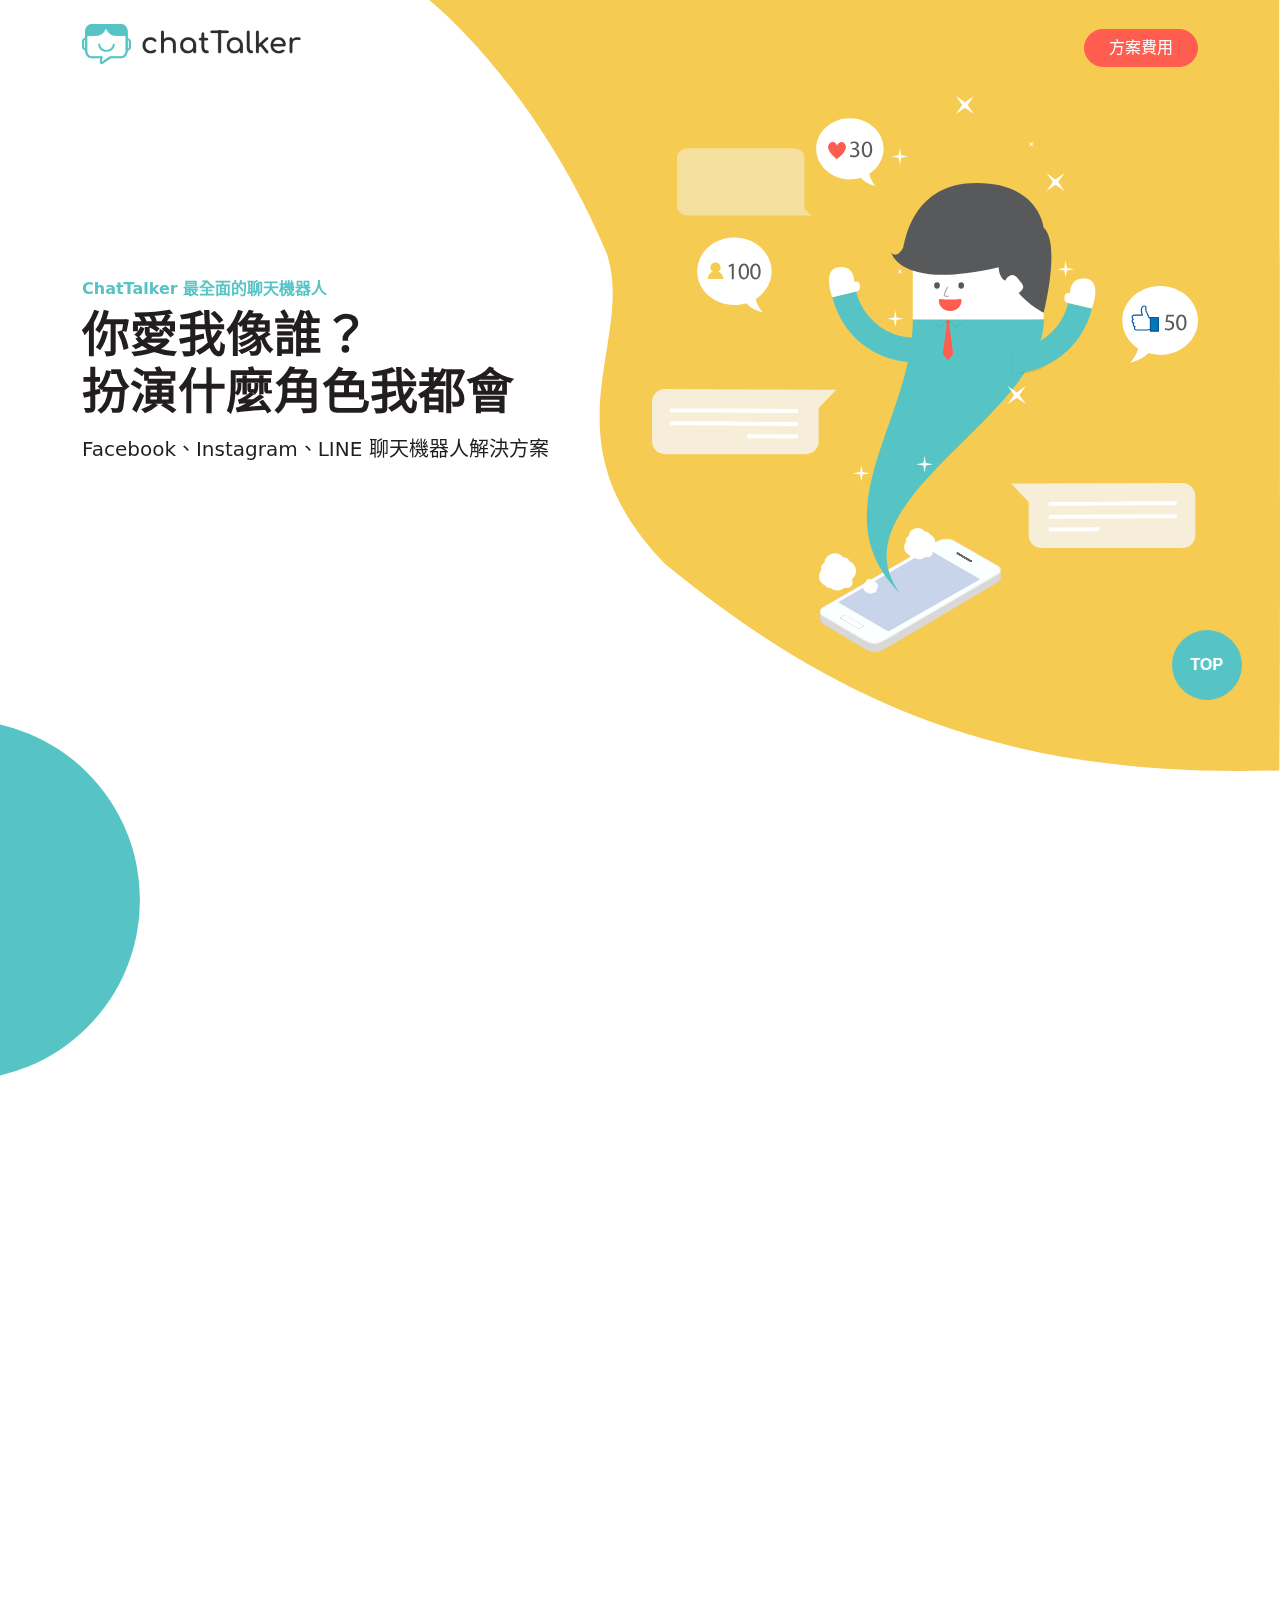
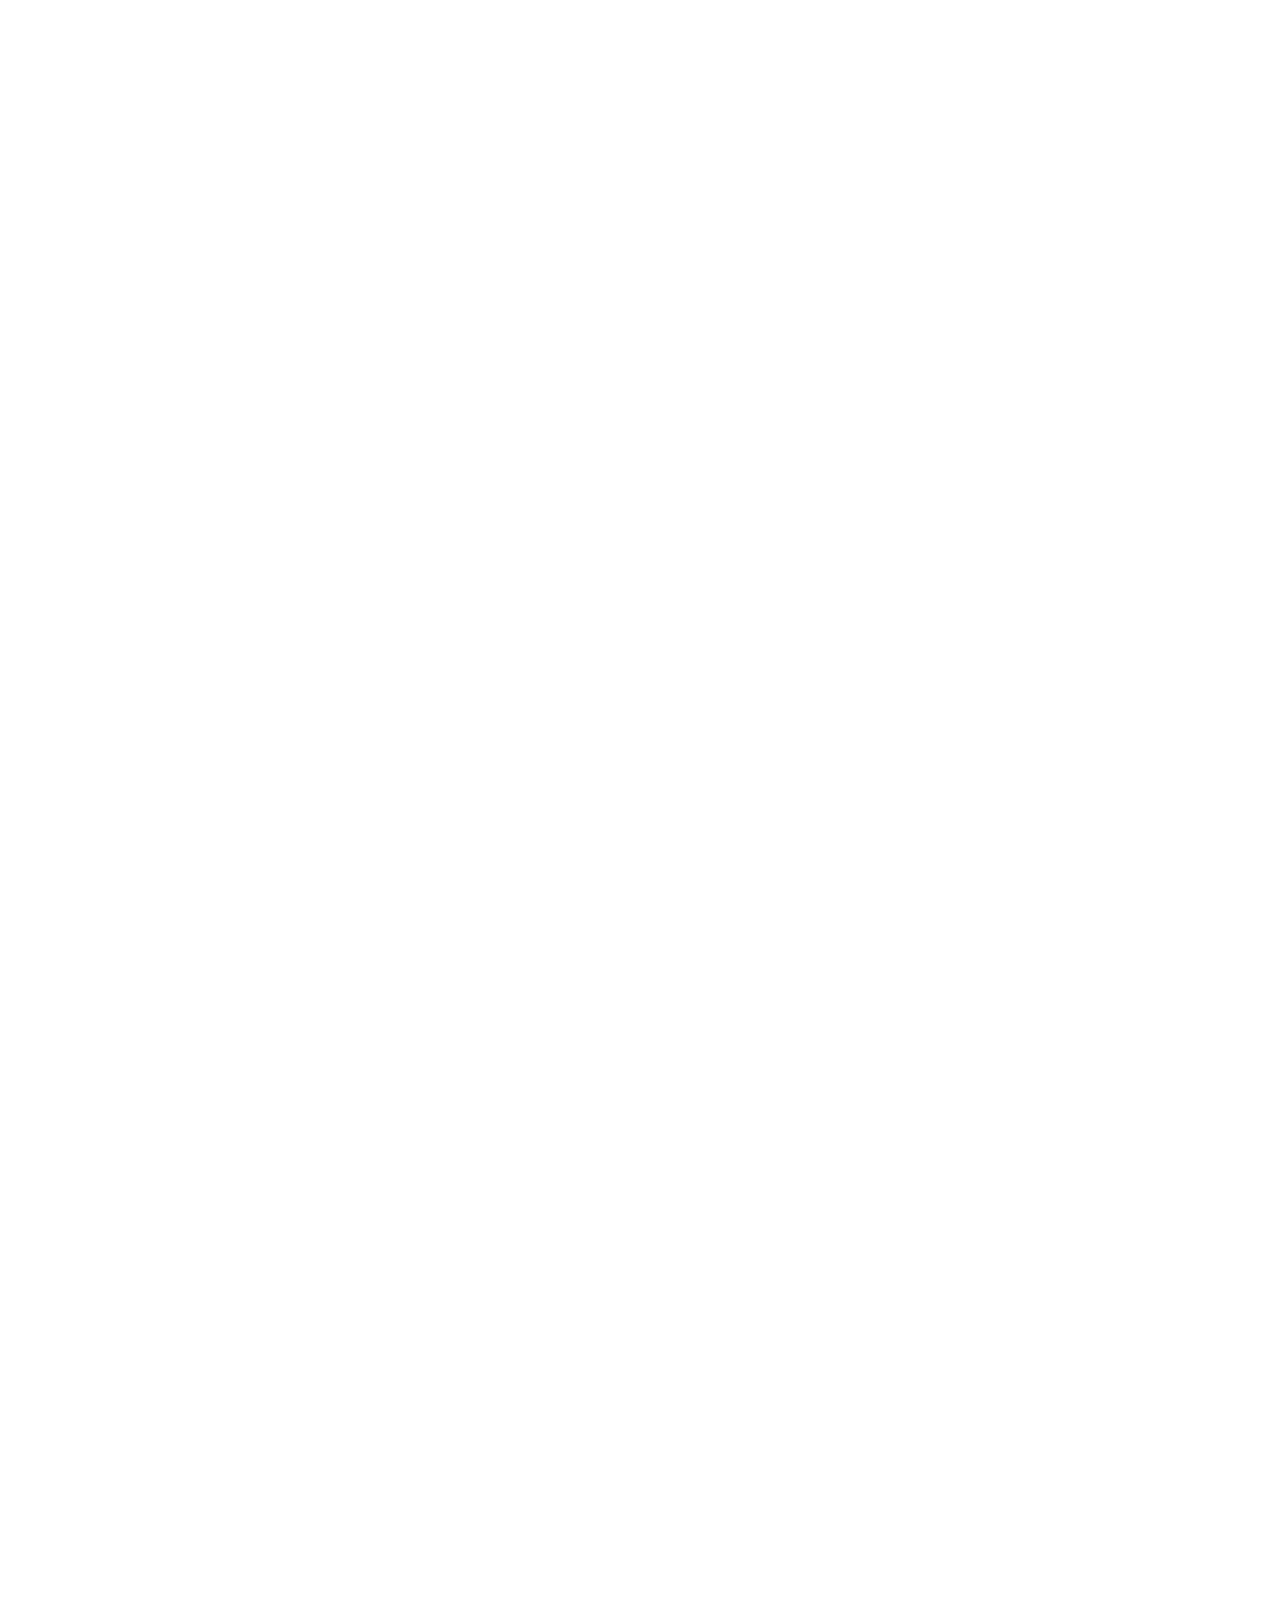
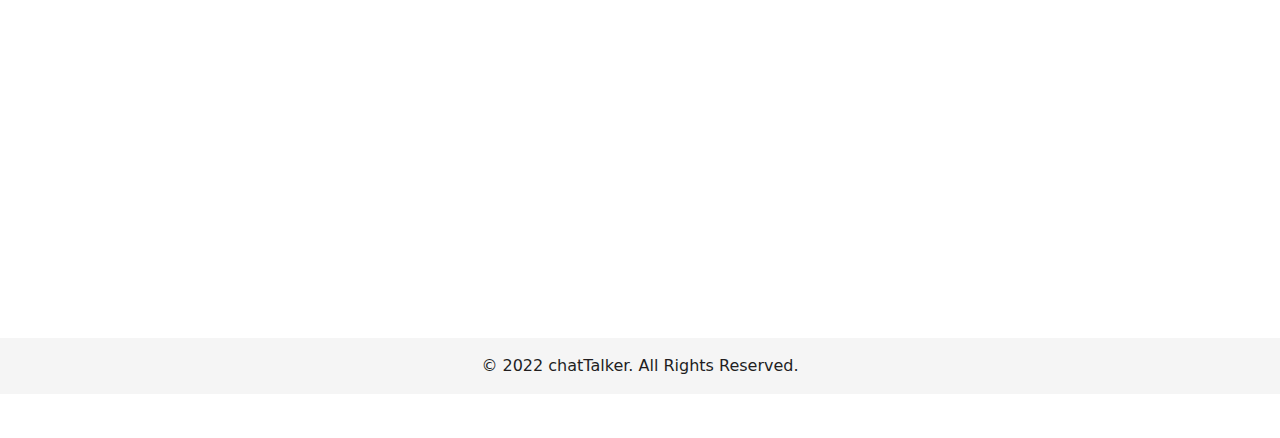
<file: index.html>
<!DOCTYPE html>
<html lang="zh-TW">

<head>
    <title>ChatTalker</title>
    <link rel="icon" href="./images/favicon.png">
    <meta charset="UTF-8">
    <meta http-equiv="X-UA-Compatible" content="IE=edge">
    <meta name="viewport" content="width=device-width, initial-scale=1.0">

    <meta name="author" content="Meri">
    <meta name="keywords" content="ChatTalker, 聊天機器人, 你愛我像誰？扮演什麼角色我都會">
    <meta property="og:title" content="ChatTalker">
    <meta property="og:description" content="ChatTalker 最全面的聊天機器人">
    <meta property="og:site_name" content="ChatTalker">
    <meta property="og:locale" content="zh_TW">
    <meta property="og:image" content="./images/logo.png">

    <!-- CSS -->
    <link rel="stylesheet" href="https://unpkg.com/aos@next/dist/aos.css"/>
    <link rel="stylesheet" href="./style/swiper.css">
    <link rel="stylesheet" href="./style/all.css">
</head>

<body class="index my-0 mx-auto index-bg">
    <!-- header -->
    <header class="min-vh-100 pt-4 mb-5" data-aos="zoom-in">
        <nav class="container d-flex justify-content-between align-items-center mb-4">
            <a href="./index.html">
                <h1 class="logo">ChatTalker</h1>
            </a>
            <a href="./program.html" class="btn btn-danger rounded-pill px-4 text-white">方案費用</a>
        </nav>
        <!-- line -->
        <div class="d-md-none border-bottom border-3 border-warning mb-4"></div>
        <!-- banner -->
        <div class="container">
            <div class="row align-items-center">
                <div class="col-lg-6">
                    <h2 class="text-primary fs-6 fw-bold">ChatTalker 最全面的聊天機器人</h2>
                    <p class="display-5 fw-bolder">你愛我像誰？<br>扮演什麼角色我都會</p>
                    <h3 class="fs-5">Facebook、Instagram、LINE 聊天機器人解決方案</h3>
                </div>
                <div class="col-lg-6">
                    <img class="img-fluid banner-bg" src="./images/home.svg" alt="banner">
                </div>
            </div>
        </div>
    </header>
    <!-- main -->
    <main class="main">
        <!-- social media -->
        <div class="container text-center mb-5">
            <h2 class="fs-1 fw-bold mb-5" data-aos="zoom-in">三大平台，我來搞定</h2>
            <ul class="row row-cols-1 row-cols-md-3">
                <li class="col mb-2" data-aos="zoom-in">
                    <img class="mx-auto mb-3" src="./images/messenger.svg" alt="messenger" width="90">
                    <h3 class="fs-5 mb-3 fw-bold">Facebook Messenger</h3>
                    <p class="text-dark">結合粉絲專頁，提高粉絲互動率<br>有效經營品牌社群</p>
                </li>
                <li class="col mb-2" data-aos="zoom-in">
                    <img class="mx-auto mb-3" src="./images/line.svg" alt="line" width="90">
                    <h3 class="fs-5 mb-3 fw-bold">LINE 官方帳號</h3>
                    <p class="text-dark">融入日常生活，精準傳遞品牌資訊<br>打造個人化專屬服務</p>
                </li>
                <li class="col mb-2" data-aos="zoom-in">
                    <img class="mx-auto mb-3" src="./images/instagram.svg" alt="instagram" width="90">
                    <h3 class="fs-5 mb-3 fw-bold">Instagram 商業帳號</h3>
                    <p class="text-dark">貼近粉絲，提升品牌自然聲量<br>行銷、抽獎一站完成</p>
                </li>
            </ul>
        </div>
        <!-- character card -->
        <div class="container text-center mb-5">
            <h2 class="fs-1 fw-bold mb-3" data-aos="zoom-in">任何的角色，我都能給</h2>
            <p class="mb-5" data-aos="zoom-in">量身打造您想要的專屬服務，幫助您迅速判斷成效、並加快決策</p>
            <ul class="row row-cols-1 row-cols-md-2 row-cols-lg-4 card-group g-3">
                <li class="col mb-3 gy-lg-3" data-aos="zoom-in">
                    <div class="card card-mw260 h-100 border-0 mx-auto mx-lg-0">
                        <img class="card-img-top mb-3" src="./images/ch01.svg" alt="card">
                        <div class="card-body">
                            <h3 class="card-title text-primary fw-bold mb-3">活動主</h3>
                            <p class="card-text">用戶數位足跡掌握在手<br>精準取得客戶輪廓，提供分析</p>
                        </div>
                    </div>
                </li>
                <li class="col mb-3 gy-lg-3" data-aos="zoom-in">
                    <div class="card card-mw260 h-100 border-0 mx-auto mx-lg-0">
                        <img class="card-img-top mb-3" src="./images/ch02.svg" alt="card">
                        <div class="card-body">
                            <h3 class="card-title text-primary fw-bold mb-3">創作者</h3>
                            <p class="card-text">自由設計互動腳本<br>輕鬆整合各項數據</p>
                        </div>
                    </div>
                </li>
                <li class="col mb-3 gy-lg-3" data-aos="zoom-in">
                    <div class="card card-mw260 h-100 border-0 mx-auto mx-lg-0">
                        <img class="card-img-top mb-3" src="./images/ch03.svg" alt="card">
                        <div class="card-body">
                            <h3 class="card-title text-primary fw-bold mb-3">企業品牌</h3>
                            <p class="card-text">多元資料整合，做出服務差異化<br>幫助企業加速決策</p>
                        </div>
                    </div>
                </li>
                <li class="col mb-3 gy-lg-3" data-aos="zoom-in">
                    <div class="card card-mw260 h-100 border-0 mx-auto mx-lg-0">
                        <img class="card-img-top mb-3" src="./images/ch04.svg" alt="card">
                        <div class="card-body">
                            <h3 class="card-title text-primary fw-bold mb-3">其他</h3>
                            <p class="card-text">創造更多可能...</p>
                        </div>
                    </div>
                </li>
            </ul>
        </div>
        <!-- Provide services -->
        <div class="container mb-4">
            <div class="row flex-lg-row-reverse align-items-center">
                <div class="col-lg-5 offset-lg-1 text-center text-lg-start">
                    <h2 class="fs-1 fw-bold mb-3" data-aos="zoom-in">快速了解客戶輪廓<br>建立品牌流量池</h2>
                    <p class="mb-3 mb-lg-4" data-aos="zoom-in">
                        深入用戶日常，成為用戶貼身好友<br>
                        精準傳遞品牌資訊，打造個人化專屬服務<br>
                        不知不覺深入用戶生活，成為用戶貼心的好朋朋:D
                    </p>
                    <a class="btn mw136 btn-primary text-center rounded-pill px-4 mb-4 text-white" data-aos="zoom-in"
                        href="./program.html">方案費用</a>
                </div>
                <div class="col-lg-6">
                    <ul class="row row-cols-1 row-cols-md-2 card-group">
                        <li class="col mb-4" data-aos="zoom-in">
                            <div class="card card-mw230 h-100 border-0 mx-auto mx-lg-0 p-3 pt-4">
                                <div class="img-wrap rounded-circle p-3 mb-4">
                                    <img src="./images/icon01.svg" alt="icon">
                                </div>
                                <div class="card-body">
                                    <h3 class="card-title fs-5 fw-bold">無敵轉換術</h3>
                                    <p class="card-text">精準掌握客群來源<br>分析用戶轉化流程</p>
                                </div>
                            </div>
                        </li>
                        <li class="col mb-4" data-aos="zoom-in">
                            <div class="card card-mw230 h-100 border-0 mx-auto mx-lg-0 p-3 pt-4">
                                <div class="img-wrap rounded-circle p-3 mb-4">
                                    <img src="./images/icon02.svg" alt="icon">
                                </div>
                                <div class="card-body">
                                    <h3 class="card-title fs-5 fw-bold">聊天機器人</h3>
                                    <p class="card-text">66款聊天機器人模組<br>自由設計聊天流程</p>
                                </div>
                            </div>
                        </li>
                        <li class="col mb-4" data-aos="zoom-in">
                            <div class="card card-mw230 h-100 border-0 mx-auto mx-lg-0 p-3 pt-4">
                                <div class="img-wrap rounded-circle p-3 mb-4">
                                    <img src="./images/icon03.svg" alt="icon">
                                </div>
                                <div class="card-body">
                                    <h3 class="card-title fs-5 fw-bold">一站式訊息中心</h3>
                                    <p class="card-text">整合Messenger、<br>LINE和IG三大平台訊息</p>
                                </div>
                            </div>
                        </li>
                        <li class="col mb-4" data-aos="zoom-in">
                            <div class="card card-mw230 h-100 border-0 mx-auto mx-lg-0 p-3 pt-4">
                                <div class="img-wrap rounded-circle p-3 mb-4">
                                    <img src="./images/icon04.svg" alt="icon">
                                </div>
                                <div class="card-body">
                                    <h3 class="card-title fs-5 fw-bold">群發訊息</h3>
                                    <p class="card-text">自由選定特定受眾<br>精準推送群發訊息</p>
                                </div>
                            </div>
                        </li>
                    </ul>
                </div>
            </div>
        </div>
        <!-- Swiper feedback -->
        <section class="container feedback">
            <h2 class="fs-1 text-center fw-bold mb-4" data-aos="zoom-in">好評如潮</h2>
            <div class="swiper" id="comment-swiper" data-aos="fade-up">
                <ul class="swiper-wrapper mx-1">
                    <li class="swiper-slide mb-4">
                        <div class="card p-4 pt-5 border-0 position-relative">
                            <img class="feedback-img position-absolute rounded-circle" src="./images/user01.jpg"
                                alt="user" width="80">
                            <p class="card-text mb-1">原來聊天機器人可以這麼有人性！團隊有完整的行銷計畫提供數位整合，讓我們公司的產品用更活潑的方式讓使用者認識。</p>
                            <hr class="mb-4 bg-dark">
                            <h3 class="card-title fs-6 fw-bold mb-2">清心寡慾設計公司</h3>
                            <div class="d-flex justify-content-between align-items-center">
                                <h4 class="fs-6 m-0">Lina 執行長</h4>
                                <ul class="star d-flex">
                                    <li class="mx-1"><img src="./images/icon_star.svg" alt="star"></li>
                                    <li class="mx-1"><img src="./images/icon_star.svg" alt="star"></li>
                                    <li class="mx-1"><img src="./images/icon_star.svg" alt="star"></li>
                                    <li class="mx-1"><img src="./images/icon_star.svg" alt="star"></li>
                                    <li class="mx-1"><img src="./images/icon_star.svg" alt="star"></li>
                                </ul>
                            </div>
                        </div>
                    </li>
                    <li class="swiper-slide mb-4">
                        <div class="card p-4 pt-5 border-0 position-relative">
                            <img class="feedback-img position-absolute rounded-circle" src="./images/user02.jpg"
                                alt="user" width="80">
                            <p class="card-text mb-1">團隊很積極的協助行銷追蹤，針對機器人進行優化，讓我們一個月內提高10000個追蹤者，客戶體驗回饋很正面！</p>
                            <hr class="mb-4 bg-dark">
                            <h3 class="card-title fs-6 fw-bold mb-2">subwhat 行銷公司</h3>
                            <div class="d-flex justify-content-between align-items-center">
                                <h4 class="fs-6 m-0">Zoe 活動長</h4>
                                <ul class="star d-flex">
                                    <li class="mx-1"><img src="./images/icon_star.svg" alt="star"></li>
                                    <li class="mx-1"><img src="./images/icon_star.svg" alt="star"></li>
                                    <li class="mx-1"><img src="./images/icon_star.svg" alt="star"></li>
                                    <li class="mx-1"><img src="./images/icon_star.svg" alt="star"></li>
                                    <li class="mx-1"><img src="./images/icon_star.svg" alt="star"></li>
                                </ul>
                            </div>
                        </div>
                    </li>
                    <li class="swiper-slide mb-4">
                        <div class="card p-4 pt-5 border-0 position-relative">
                            <img class="feedback-img position-absolute rounded-circle" src="./images/user03.jpg"
                                alt="user" width="80">
                            <p class="card-text mb-1">經營了好久的IG，一直無法提升粉絲數，和團隊合作後，才知道可以用聊天機器人玩這麼豐富的行銷活動！太讚拉～</p>
                            <hr class="mb-4 bg-dark">
                            <h3 class="card-title fs-6 fw-bold mb-2">油土伯</h3>
                            <div class="d-flex justify-content-between align-items-center">
                                <h4 class="fs-6 m-0">HowBig</h4>
                                <ul class="star d-flex">
                                    <li class="mx-1"><img src="./images/icon_star.svg" alt="star"></li>
                                    <li class="mx-1"><img src="./images/icon_star.svg" alt="star"></li>
                                    <li class="mx-1"><img src="./images/icon_star.svg" alt="star"></li>
                                    <li class="mx-1"><img src="./images/icon_star.svg" alt="star"></li>
                                    <li class="mx-1"><img src="./images/icon_star.svg" alt="star"></li>
                                </ul>
                            </div>
                        </div>
                    </li>
                    <li class="swiper-slide mb-4">
                        <div class="card p-4 pt-5 border-0 position-relative">
                            <img class="feedback-img position-absolute rounded-circle" src="./images/user04.jpg"
                                alt="user" width="80">
                            <p class="card-text mb-1">原來聊天機器人可以這麼有人性！團隊有完整的行銷計畫提供數位整合，讓我們公司的產品用更活潑的方式讓使用者認識。</p>
                            <hr class="mb-4 bg-dark">
                            <h3 class="card-title fs-6 fw-bold mb-2">可愛動物園</h3>
                            <div class="d-flex justify-content-between align-items-center">
                                <h4 class="fs-6 m-0">小水豚</h4>
                                <ul class="star d-flex">
                                    <li class="mx-1"><img src="./images/icon_star.svg" alt="star"></li>
                                    <li class="mx-1"><img src="./images/icon_star.svg" alt="star"></li>
                                    <li class="mx-1"><img src="./images/icon_star.svg" alt="star"></li>
                                    <li class="mx-1"><img src="./images/icon_star.svg" alt="star"></li>
                                    <li class="mx-1"><img src="./images/icon_star.svg" alt="star"></li>
                                </ul>
                            </div>
                        </div>
                    </li>
                    <li class="swiper-slide mb-4">
                        <div class="card p-4 pt-5 border-0 position-relative">
                            <img class="feedback-img position-absolute rounded-circle" src="./images/user05.jpg"
                                alt="user" width="80">
                            <p class="card-text mb-1">原來聊天機器人可以這麼有人性！團隊有完整的行銷計畫提供數位整合，讓我們公司的產品用更活潑的方式讓使用者認識。</p>
                            <hr class="mb-4 bg-dark">
                            <h3 class="card-title fs-6 fw-bold mb-2">魔法森林</h3>
                            <div class="d-flex justify-content-between align-items-center">
                                <h4 class="fs-6 m-0">小龍貓</h4>
                                <ul class="star d-flex">
                                    <li class="mx-1"><img src="./images/icon_star.svg" alt="star"></li>
                                    <li class="mx-1"><img src="./images/icon_star.svg" alt="star"></li>
                                    <li class="mx-1"><img src="./images/icon_star.svg" alt="star"></li>
                                    <li class="mx-1"><img src="./images/icon_star.svg" alt="star"></li>
                                    <li class="mx-1"><img src="./images/icon_star.svg" alt="star"></li>
                                </ul>
                            </div>
                        </div>
                    </li>
                    <li class="swiper-slide mb-4">
                        <div class="card p-4 pt-5 border-0 position-relative">
                            <img class="feedback-img position-absolute rounded-circle" src="./images/user06.jpg"
                                alt="user" width="80">
                            <p class="card-text mb-1">經營了好久的IG，一直無法提升粉絲數，和團隊合作後，才知道可以用聊天機器人玩這麼豐富的行銷活動！太讚拉～</p>
                            <hr class="mb-4 bg-dark">
                            <h3 class="card-title fs-6 fw-bold mb-2">梅里設計公司</h3>
                            <div class="d-flex justify-content-between align-items-center">
                                <h4 class="fs-6 m-0">Meri 執行長</h4>
                                <ul class="star d-flex">
                                    <li class="mx-1"><img src="./images/icon_star.svg" alt="star"></li>
                                    <li class="mx-1"><img src="./images/icon_star.svg" alt="star"></li>
                                    <li class="mx-1"><img src="./images/icon_star.svg" alt="star"></li>
                                    <li class="mx-1"><img src="./images/icon_star.svg" alt="star"></li>
                                    <li class="mx-1"><img src="./images/icon_star.svg" alt="star"></li>
                                </ul>
                            </div>
                        </div>
                    </li>
                </ul>
                <div class="swiper-pagination"></div>
            </div>
        </section>
    </main>

    <!-- footer -->
    <footer class="footer">
        <div class="footer-info d-flex justify-content-end align-items-center flex-column" data-aos="fade-up">
            <h2 class="fs-4 fw-bold mb-3 mb-sm-5">\ 美好用戶體驗，從對話開始 /</h2>
            <a class="btn mw136 btn-primary text-center rounded-pill px-4 mb-5 text-white"
                href="./program.html">方案費用</a>
        </div>
        <p class="bg-light text-center py-3 my-0">© 2022 chatTalker. All Rights Reserved.</p>
    </footer>

    <!-- ball-1 -->
    <div class="ball-1" data-aos="zoom-in"></div>
    <!-- ball-2 -->
    <div class="ball-2" data-aos="zoom-in"></div>

    <!-- Scroll-Top -->
    <a href="#" class="scrollTop-btn btn btn-primary rounded-circle position-fixed text-white">
        TOP
    </a>
    <!-- JS -->
    <script src="./js/jquery-3.6.0.min.js"></script>
    <script src="https://unpkg.com/aos@next/dist/aos.js"></script>
    <script src="./js/swiper.min.js"></script>
    <script src="./js/all.js"></script>
</body>

</html>
</file>
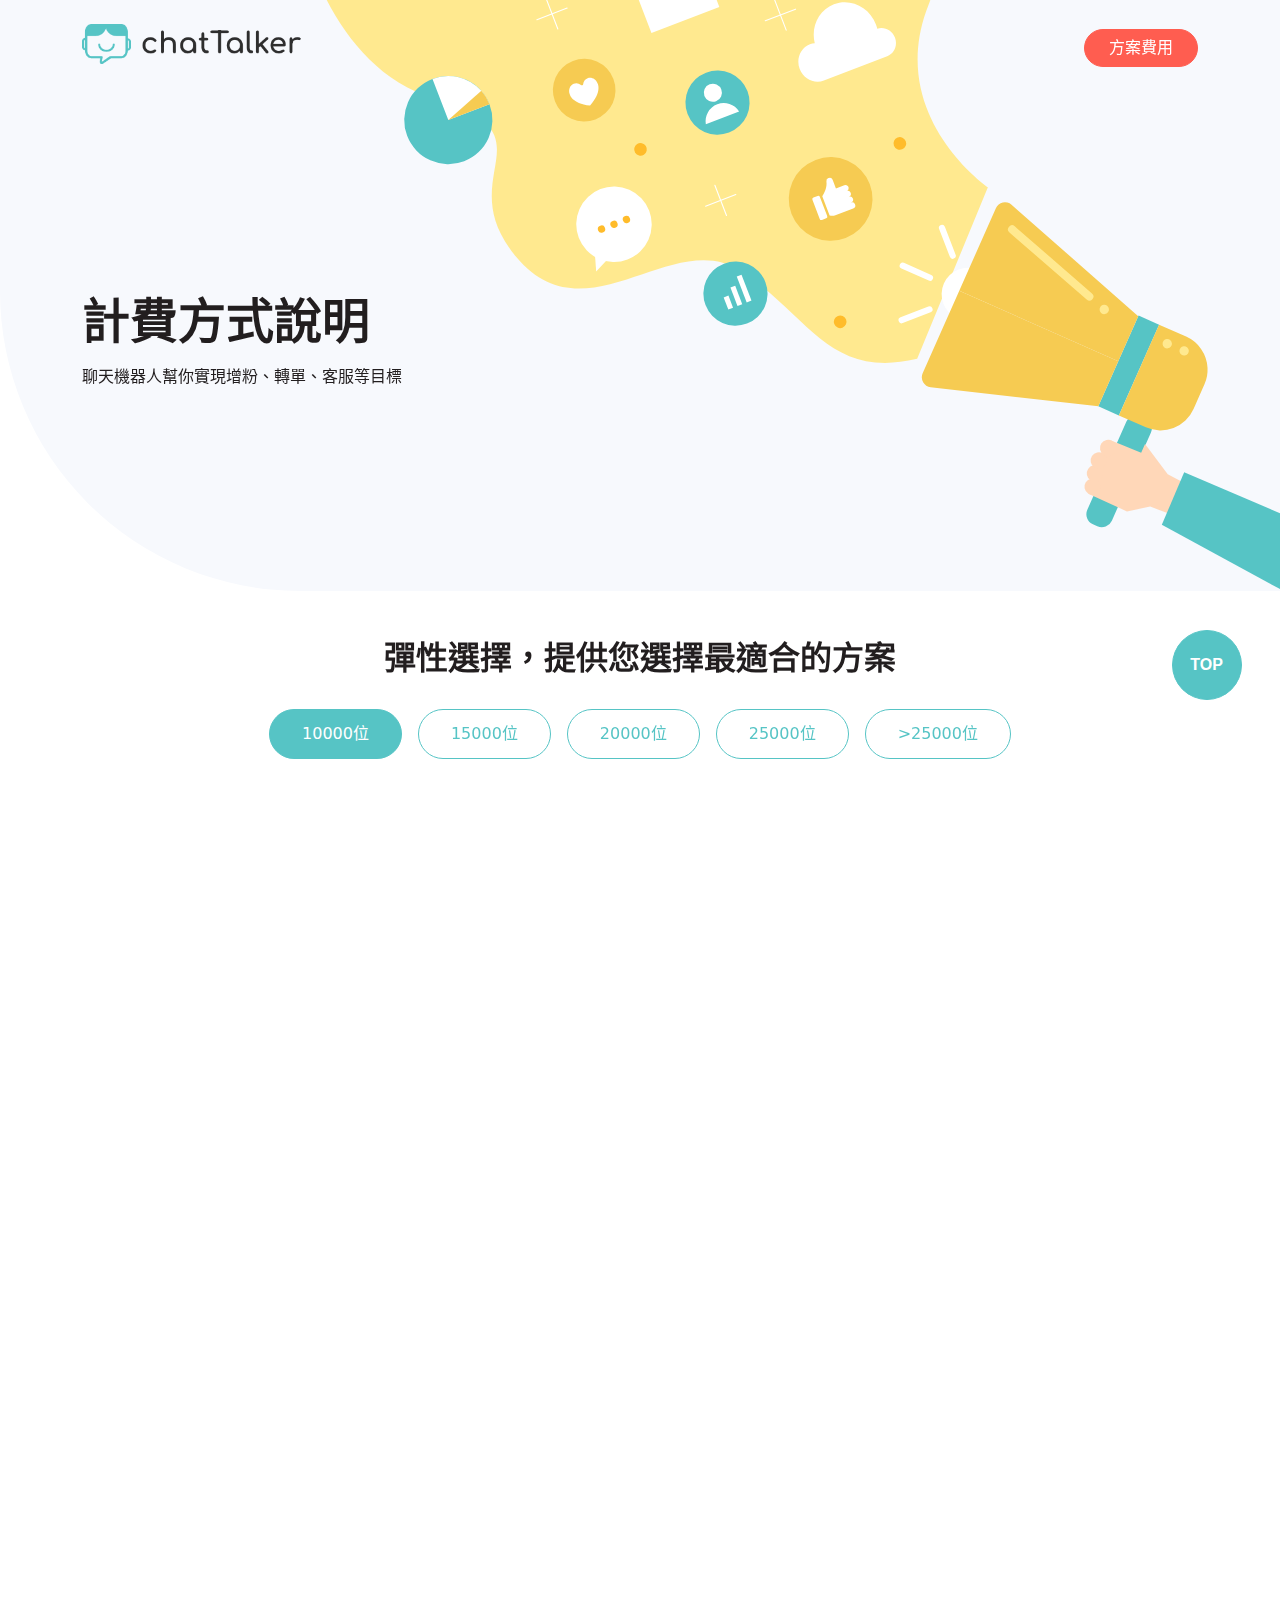
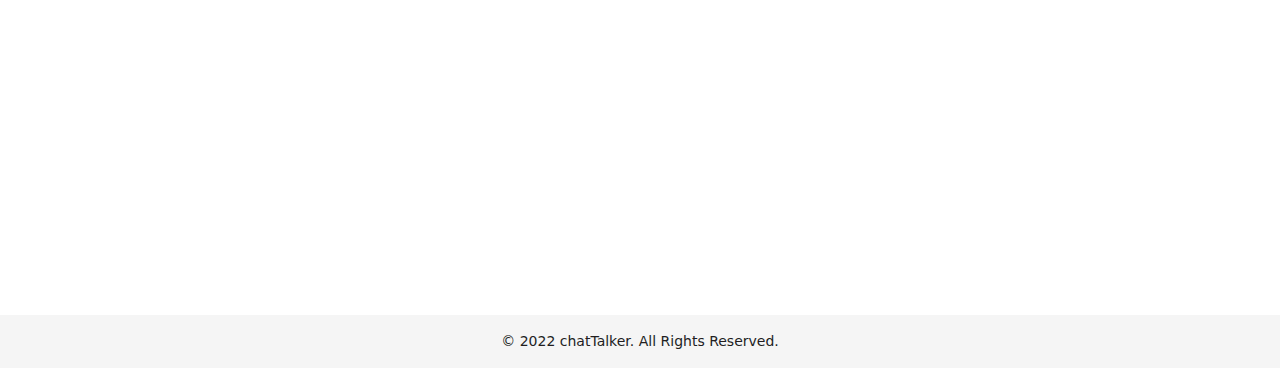
<file: program.html>
<!DOCTYPE html>
<html lang="zh-TW">

<head>
    <title>ChatTalker 方案費用</title>
    <link rel="icon" href="./images/favicon.png">
    <meta charset="UTF-8">
    <meta http-equiv="X-UA-Compatible" content="IE=edge">
    <meta name="viewport" content="width=device-width, initial-scale=1.0">

    <meta name="author" content="Meri">
    <meta name="keywords" content="ChatTalker, 聊天機器人, 你愛我像誰？扮演什麼角色我都會">
    <meta property="og:title" content="ChatTalker">
    <meta property="og:description" content="ChatTalker 最全面的聊天機器人">
    <meta property="og:site_name" content="ChatTalker">
    <meta property="og:locale" content="zh_TW">
    <meta property="og:image" content="./images/logo.png">

    <!-- CSS -->
    <link rel="stylesheet" href="https://unpkg.com/aos@next/dist/aos.css"/>
    <link rel="stylesheet" href="./style/swiper.css">
    <link rel="stylesheet" href="./style/all.css">
</head>

<body class="program program-bg my-0 mx-auto">
    <!-- header -->
    <header class="top-bg pt-4 mb-5" data-aos="zoom-in">
        <nav class="container d-flex justify-content-between align-items-center mb-4">
            <a href="./index.html">
                <h1 class="logo">ChatTalker</h1>
            </a>
            <a href="./program.html" class="btn btn-danger rounded-pill px-4 text-white">方案費用</a>
        </nav>
        <!-- line -->
        <div class="d-sm-none border-bottom border-3 border-warning"></div>
        <!-- banner -->
        <div class="banner-bg pt-5 pt-sm-0">
            <div class="container h-100 d-flex align-items-sm-center">
                <div class="banner-title">
                    <h2 class="display-5 fw-bolder mb-3">計費方式說明</h2>
                    <h3 class="fs-6">聊天機器人幫你實現增粉、轉單、客服等目標</h3>
                </div>
            </div>
        </div>
    </header>

    <!-- main -->
    <main class="main mb-6">
        <!-- select program -->
        <div class="container">
            <h2 class="fs-2 text-center fw-bolder mb-4" data-aos="zoom-in">彈性選擇，提供您選擇最適合的方案</h2>
            <ul class="select-list d-flex justify-content-sm-center overflow-auto mb-5">
                <li data-aos="zoom-in">
                    <a href="#" id="selectBtn1"
                        class="select-btn btn btn-outline-primary rounded-pill border-1 text-nowrap m-1 m-md-2 active">10000位</a>
                </li>
                <li data-aos="zoom-in">
                    <a href="#" id="selectBtn2"
                        class="select-btn btn btn-outline-primary rounded-pill border-1 text-nowrap m-1 m-md-2">15000位</a>
                </li>
                <li data-aos="zoom-in">
                    <a href="#" id="selectBtn3"
                        class="select-btn btn btn-outline-primary rounded-pill border-1 text-nowrap m-1 m-md-2">20000位</a>
                </li>
                <li data-aos="zoom-in">
                    <a href="#" id="selectBtn4"
                        class="select-btn btn btn-outline-primary rounded-pill border-1 text-nowrap m-1 m-md-2">25000位</a>
                </li>
                <li data-aos="zoom-in">
                    <a href="#" id="selectBtn5"
                        class="select-btn btn btn-outline-primary rounded-pill border-1 text-nowrap m-1 m-md-2">>25000位</a>
                </li>
            </ul>
            <ul class="row mb-5">
                <!-- basic -->
                <li class="col-lg-5 offset-lg-1 mb-4" data-aos="fade">
                    <div class="card h-100 text-center border-0">
                        <h3 class="card-title fw-bold my-3">基本版</h3>
                        <hr class="bg-dark mt-0 mb-2">
                        <div class="card-body px-3 px-lg-4">
                            <p>提供中小企業最必要的功能<br>完整建立分眾以達到精準的行銷自動化</p>
                            <div
                                class="d-flex justify-content-between justify-content-sm-around justify-content-lg-between align-items-center mb-4">
                                <div class="bg-light w-140 rounded-4 text-nowrap px-4 py-3 py-lg-4">
                                    <h4 class="fs-8">訂閱用戶數</h4>
                                    <p id="basicPeopleNum" class="d-inline fs-2 text-primary fw-bold">10000</p>
                                    <span class="fs-8 text-primary fw-bold">位</span>
                                </div>
                                <div class="equal fs-3">=</div>
                                <div class="bg-light w-140 rounded-4 text-nowrap px-4 py-3 py-lg-4">
                                    <h4 class="fs-8">試算每月的費用</h4>
                                    <p id="basicPrice" class="d-inline fs-2 fw-bold">600</p>
                                    <span class="fs-8 fw-bold">TWD</span>
                                </div>
                            </div>
                            <ul class="text-start fs-7">
                                <li class="info-list">支援 Messenger / Instagram 或 LINE 渠道</li>
                                <li class="info-list">10 個進階套件</li>
                                <li class="info-list">可設定 50 種分眾標籤</li>
                                <li class="info-list">客服人機轉接</li>
                            </ul>
                            <a href="#" class="btn btn-primary rounded-pill text-white fs-5 px-6 py-6 mb-2">立即體驗</a>
                        </div>
                    </div>
                </li>
                <!-- standard -->
                <li class="col-lg-5 mb-4" data-aos="fade">
                    <div class="card h-100 text-center border-0">
                        <h3 class="card-title fw-bold my-3">標準版</h3>
                        <hr class="bg-dark mt-0 mb-2">
                        <div class="card-body px-3 px-lg-4">
                            <p>建立企業流量池，全通路數據整合與交換<br>高可靠性服務</p>
                            <div
                                class="d-flex justify-content-between justify-content-sm-around justify-content-lg-between align-items-center mb-4">
                                <div class="bg-light w-140 rounded-4 text-nowrap px-4 py-3 py-lg-4">
                                    <h4 class="fs-8">訂閱用戶數</h4>
                                    <p id="standardPeopleNum" class="d-inline fs-2 text-primary fw-bold">10000</p>
                                    <span class="fs-8 text-primary fw-bold">位</span>
                                </div>
                                <div class="equal fs-3">=</div>
                                <div class="bg-light w-140 rounded-4 text-nowrap px-4 py-3 py-lg-4">
                                    <h4 class="fs-8">試算每月的費用</h4>
                                    <p id="standardPrice" class="d-inline fs-2 fw-bold">1600</p>
                                    <span class="fs-8 fw-bold">TWD</span>
                                </div>
                            </div>
                            <ul class="text-start fs-7">
                                <li class="info-list">支援多個 Messenger、Instagram 和 LINE 渠道</li>
                                <li class="info-list">20 個進階及行銷互動套件</li>
                                <li class="info-list">可設定 500 種分眾標籤</li>
                                <li class="info-list">客服人機轉接＋自動指派專員處理</li>
                            </ul>
                            <a href="#" class="btn btn-primary rounded-pill text-white fs-5 px-6 py-6 mb-2">立即體驗</a>
                        </div>
                    </div>
                </li>
            </ul>
        </div>
        <!-- question -->
        <article class="container question" data-aos="fade">
            <h2 class="fs-2 text-center fw-bolder mb-4 mb-lg-5">常見問題</h2>
            <ul class="row">
                <li class="col-12 col-lg-10 offset-lg-1">
                    <div class="card border-0 py-3 px-6 mb-3">
                        <a class="question-btn position-relative fs-6 m-0" href="#">我要怎麼變更方案？</a>
                        <p class="question-answer text-dark">
                            請聯絡我大校長廖偉杰修改訂閱方案，他將為您進行變更流程！
                        </p>
                    </div>
                </li>
                <li class="col-12 col-lg-10 offset-lg-1">
                    <div class="card border-0 py-3 px-6 mb-3">
                        <a class="question-btn position-relative fs-6 m-0" href="#">如果我沒有LINE官方帳號怎麼辦？</a>
                        <p class="question-answer text-dark">
                            沒關係！只要您是我們任何一個方案的夥伴，我們的專員可以協助哦！
                        </p>
                    </div>
                </li>
                <li class="col-12 col-lg-10 offset-lg-1">
                    <div class="card border-0 py-3 px-6 mb-3">
                        <a class="question-btn position-relative fs-6 m-0 active" href="#">非上班日有客服支援嗎？</a>
                        <p class="question-answer text-dark show">
                            當然哦！我們錢都收了，不會拋棄你的！<br>請您直接來我們公司，我們假日也都在辦公室。
                        </p>
                    </div>
                </li>
            </ul>
        </article>
    </main>

    <!-- footer -->
    <footer class="footer">
        <p class="bg-light fs-7 text-center py-3 my-0">© 2022 chatTalker. All Rights Reserved.</p>
    </footer>

    <!-- ball-3 -->
    <div class="ball-3" data-aos="zoom-in"></div>

    <!-- Scroll-Top -->
    <a href="#" class="scrollTop-btn btn btn-primary rounded-circle position-fixed text-white">
        TOP
    </a>
    <!-- JS -->
    <script src="./js/jquery-3.6.0.min.js"></script>
    <script src="https://unpkg.com/aos@next/dist/aos.js"></script>
    <script src="./js/swiper.min.js"></script>
    <script src="./js/all.js"></script>
</body>

</html>
</file>
